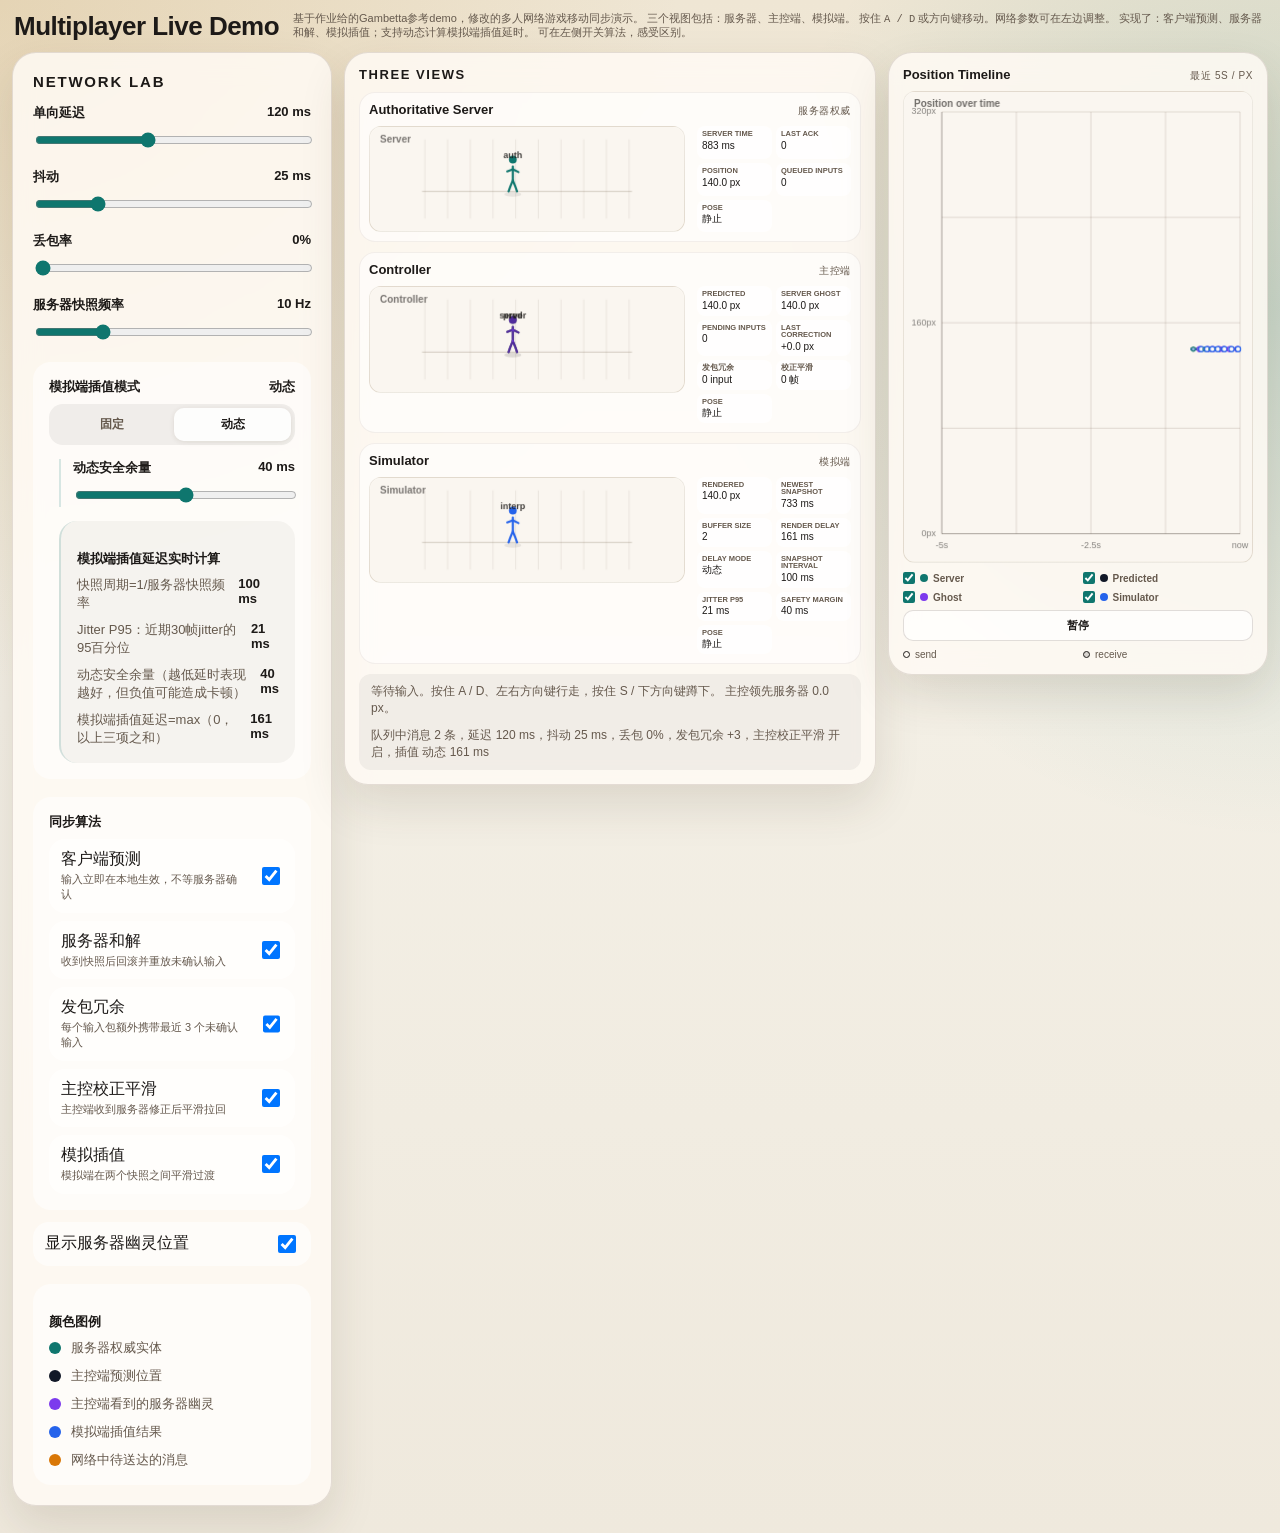
<file: index.html>
<!DOCTYPE html>
<html lang="zh-CN">

<head>
  <meta charset="UTF-8">
  <meta name="viewport" content="width=device-width, initial-scale=1.0">
  <title>Controller Prediction / Simulator Interpolation Demo</title>
  <link rel="stylesheet" href="styles.css">
</head>

<body>
  <main class="shell">
    <section class="hero">
      <h1>Multiplayer Live Demo</h1>
      <p>
        基于作业给的Gambetta参考demo，修改的多人网络游戏移动同步演示。
        三个视图包括：服务器、主控端、模拟端。
        按住 <code>A / D</code> 或方向键移动。网络参数可在左边调整。
        实现了：客户端预测、服务器和解、模拟插值；支持动态计算模拟端插值延时。
        可在左侧开关算法，感受区别。
      </p>
    </section>

    <section class="layout">
      <aside class="panel controls">
        <h2>Network Lab</h2>

        <div class="control">
          <label for="latency">
            <span>单向延迟</span>
            <span id="latencyValue">120 ms</span>
          </label>
          <input id="latency" type="range" min="0" max="300" value="120">
        </div>

        <div class="control">
          <label for="jitter">
            <span>抖动</span>
            <span id="jitterValue">25 ms</span>
          </label>
          <input id="jitter" type="range" min="0" max="120" value="25">
        </div>

        <div class="control">
          <label for="loss">
            <span>丢包率</span>
            <span id="lossValue">0%</span>
          </label>
          <input id="loss" type="range" min="0" max="35" value="0">
        </div>

        <div class="control">
          <label for="snapshotRate">
            <span>服务器快照频率</span>
            <span id="snapshotRateValue">10 Hz</span>
          </label>
          <input id="snapshotRate" type="range" min="4" max="30" value="10">
        </div>

        <div class="interpolation-panel">
          <div class="control">
            <div class="control-label">
              <span>模拟端插值模式</span>
              <span id="interpModeValue">动态</span>
            </div>
            <div class="segmented" aria-label="模拟端插值模式">
              <label>
                <input type="radio" name="interpMode" value="fixed">
                <span>固定</span>
              </label>
              <label>
                <input type="radio" name="interpMode" value="dynamic" checked>
                <span>动态</span>
              </label>
            </div>
          </div>

          <div id="interpFixedControl" class="control interpolation-child">
            <label for="interpDelay">
              <span>固定插值延迟</span>
              <span id="interpDelayValue">180 ms</span>
            </label>
            <input id="interpDelay" type="range" min="60" max="360" value="180">
          </div>

          <div id="interpDynamicControl" class="control interpolation-child">
            <label for="interpSafetyMargin">
              <span>动态安全余量</span>
              <span id="interpSafetyMarginValue">40 ms</span>
            </label>
            <input id="interpSafetyMargin" type="range" min="-120" max="200" value="40">
          </div>

          <div id="interpDynamicTelemetry" class="telemetry interpolation-child">
            <h3>模拟端插值延迟实时计算</h3>
            <dl>
              <div>
                <dt>快照周期=1/服务器快照频率</dt>
                <dd id="snapshotIntervalMetric">100 ms</dd>
              </div>
              <div>
                <dt>Jitter P95：近期30帧jitter的95百分位</dt>
                <dd id="jitterP95Metric">0 ms</dd>
              </div>
              <div>
                <dt>动态安全余量（越低延时表现越好，但负值可能造成卡顿）</dt>
                <dd id="safetyMarginMetric">40 ms</dd>
              </div>
              <div>
                <dt>模拟端插值延迟=max（0，以上三项之和）</dt>
                <dd id="effectiveInterpDelayMetric">180 ms</dd>
              </div>
            </dl>
          </div>
        </div>

        <div class="toggle-group">
          <h3>同步算法</h3>

          <label class="toggle" for="enablePrediction">
            <div class="toggle-info">
              <span>客户端预测</span>
              <span class="toggle-desc">输入立即在本地生效，不等服务器确认</span>
            </div>
            <input id="enablePrediction" type="checkbox" checked>
          </label>

          <label class="toggle" for="enableReconciliation">
            <div class="toggle-info">
              <span>服务器和解</span>
              <span class="toggle-desc">收到快照后回滚并重放未确认输入</span>
            </div>
            <input id="enableReconciliation" type="checkbox" checked>
          </label>

          <label class="toggle" for="enableInputRedundancy">
            <div class="toggle-info">
              <span>发包冗余</span>
              <span class="toggle-desc">每个输入包额外携带最近 3 个未确认输入</span>
            </div>
            <input id="enableInputRedundancy" type="checkbox" checked>
          </label>

          <label class="toggle" for="enableCorrectionSmoothing">
            <div class="toggle-info">
              <span>主控校正平滑</span>
              <span class="toggle-desc">主控端收到服务器修正后平滑拉回</span>
            </div>
            <input id="enableCorrectionSmoothing" type="checkbox" checked>
          </label>

          <label class="toggle" for="enableInterpolation">
            <div class="toggle-info">
              <span>模拟插值</span>
              <span class="toggle-desc">模拟端在两个快照之间平滑过渡</span>
            </div>
            <input id="enableInterpolation" type="checkbox" checked>
          </label>
        </div>

        <label class="toggle">
          <span>显示服务器幽灵位置</span>
          <input id="showGhost" type="checkbox" checked>
        </label>

        <div class="legend">
          <h3>颜色图例</h3>
          <ul>
            <li><span class="swatch swatch-server"></span>服务器权威实体</li>
            <li><span class="swatch swatch-controller"></span>主控端预测位置</li>
            <li><span class="swatch swatch-ghost"></span>主控端看到的服务器幽灵</li>
            <li><span class="swatch swatch-simulator"></span>模拟端插值结果</li>
            <li><span class="swatch swatch-network"></span>网络中待送达的消息</li>
          </ul>
        </div>

      </aside>

      <section class="panel stage">
        <h2>Three Views</h2>
        <div class="view-grid">
          <article class="view">
            <div class="view-title">
              <strong>Authoritative Server</strong>
              <span>服务器权威</span>
            </div>
            <canvas id="serverCanvas" width="360" height="270"></canvas>
            <div class="stats">
              <div class="stat"><strong>Server Time</strong><span id="serverTimeStat">0 ms</span></div>
              <div class="stat"><strong>Last ACK</strong><span id="serverAckStat">0</span></div>
              <div class="stat"><strong>Position</strong><span id="serverPositionStat">140.0 px</span></div>
              <div class="stat"><strong>Queued Inputs</strong><span id="serverQueueStat">0</span></div>
              <div class="stat"><strong>Pose</strong><span id="serverPoseStat">静止</span></div>
            </div>
          </article>

          <article class="view">
            <div class="view-title">
              <strong>Controller</strong>
              <span>主控端</span>
            </div>
            <canvas id="controllerCanvas" width="360" height="270"></canvas>
            <div class="stats">
              <div class="stat"><strong>Predicted</strong><span id="controllerPredictedStat">140.0 px</span></div>
              <div class="stat"><strong>Server Ghost</strong><span id="controllerGhostStat">140.0 px</span></div>
              <div class="stat"><strong>Pending Inputs</strong><span id="controllerPendingStat">0</span></div>
              <div class="stat"><strong>Last Correction</strong><span id="controllerCorrectionStat">0.0 px</span></div>
              <div class="stat"><strong>发包冗余</strong><span id="controllerInputPacketStat">1 input</span></div>
              <div class="stat"><strong>校正平滑</strong><span id="controllerSmoothingStat">0 帧</span></div>
              <div class="stat"><strong>Pose</strong><span id="controllerPoseStat">静止</span></div>
            </div>
          </article>

          <article class="view">
            <div class="view-title">
              <strong>Simulator</strong>
              <span>模拟端</span>
            </div>
            <canvas id="simCanvas" width="360" height="270"></canvas>
            <div class="stats">
              <div class="stat"><strong>Rendered</strong><span id="simRenderedStat">140.0 px</span></div>
              <div class="stat"><strong>Newest Snapshot</strong><span id="simSnapshotStat">0 ms</span></div>
              <div class="stat"><strong>Buffer Size</strong><span id="simBufferStat">0</span></div>
              <div class="stat"><strong>Render Delay</strong><span id="simDelayStat">180 ms</span></div>
              <div class="stat"><strong>Delay Mode</strong><span id="simDelayModeStat">固定</span></div>
              <div class="stat"><strong>Snapshot Interval</strong><span id="simSnapshotIntervalStat">100 ms</span></div>
              <div class="stat"><strong>Jitter P95</strong><span id="simJitterP95Stat">0 ms</span></div>
              <div class="stat"><strong>Safety Margin</strong><span id="simSafetyMarginStat">40 ms</span></div>
              <div class="stat"><strong>Pose</strong><span id="simPoseStat">静止</span></div>
            </div>
          </article>
        </div>

        <div class="footer-bar">
          <span id="statusLine">等待输入。按住 A / D、左右方向键行走，按住 S / 下方向键蹲下。</span>
          <span id="networkLine">队列中消息 0 条</span>
        </div>
      </section>

      <aside id="timelinePanel" class="panel timeline-panel">
        <div class="view-title">
          <strong>Position Timeline</strong>
          <span>最近 5s / px</span>
        </div>
        <canvas id="timelineCanvas" class="timeline-canvas" width="320" height="440"></canvas>
        <div id="timelineTooltip" class="timeline-tooltip" hidden></div>
        <div class="chart-controls">
          <label><input id="chartShowServer" type="checkbox" checked><i class="swatch swatch-server"></i>Server</label>
          <label><input id="chartShowPredicted" type="checkbox" checked><i class="swatch swatch-controller"></i>Predicted</label>
          <label><input id="chartShowGhost" type="checkbox" checked><i class="swatch swatch-ghost"></i>Ghost</label>
          <label><input id="chartShowSimulator" type="checkbox" checked><i class="swatch swatch-simulator"></i>Simulator</label>
          <button id="timelinePauseButton" type="button">暂停</button>
        </div>
        <div class="chart-legend">
          <span><i class="event-ring"></i>send</span>
          <span><i class="event-ring event-ring-filled"></i>receive</span>
        </div>
      </aside>
    </section>
  </main>

  <script type="module" src="ui.js"></script>
</body>

</html>
</file>
<file: styles.css>
:root {
  color-scheme: light;
  --bg: #f3efe5;
  --panel: rgba(255, 251, 245, 0.84);
  --panel-border: rgba(70, 54, 38, 0.14);
  --ink: #1d1a18;
  --muted: #65594d;
  --accent: #0f766e;
  --accent-soft: rgba(15, 118, 110, 0.12);
  --ghost: #7c3aed;
  --sim: #2563eb;
  --shadow: 0 20px 45px rgba(73, 55, 32, 0.13);
}

* {
  box-sizing: border-box;
}

[hidden] {
  display: none !important;
}

body {
  margin: 0;
  min-height: 100vh;
  font-family: "Avenir Next", "Segoe UI", sans-serif;
  color: var(--ink);
  background:
    radial-gradient(circle at top left, rgba(210, 179, 123, 0.35), transparent 34%),
    radial-gradient(circle at right 20%, rgba(15, 118, 110, 0.18), transparent 30%),
    linear-gradient(180deg, #efe6d4 0%, var(--bg) 46%, #efe9dd 100%);
}

.shell {
  width: min(1440px, calc(100vw - 24px));
  margin: 12px auto 28px;
}

.hero {
  display: grid;
  grid-template-columns: max-content minmax(0, 1fr);
  align-items: center;
  gap: 8px 14px;
  padding: 0 2px;
}

h1 {
  margin: 0;
  font-size: clamp(20px, 2.2vw, 26px);
  line-height: 1;
  letter-spacing: -0.02em;
  max-width: none;
  white-space: nowrap;
}

.hero p {
  margin: 0;
  max-width: none;
  color: var(--muted);
  line-height: 1.25;
  font-size: 11px;
}

.layout {
  display: grid;
  grid-template-columns: 320px minmax(0, 1fr) 380px;
  align-items: start;
  gap: 12px;
  margin-top: 12px;
}

.panel {
  border: 1px solid var(--panel-border);
  border-radius: 24px;
  background: var(--panel);
  box-shadow: var(--shadow);
  backdrop-filter: blur(14px);
}

.controls {
  padding: 20px;
}

.controls h2,
.stage h2 {
  margin: 0 0 14px;
  font-size: 15px;
  text-transform: uppercase;
  letter-spacing: 0.12em;
}

.stage h2 {
  margin-bottom: 10px;
  font-size: 13px;
}

.control {
  margin-bottom: 16px;
}

.interpolation-panel {
  margin: 18px 0;
  padding: 16px;
  border-radius: 18px;
  background: rgba(255, 255, 255, 0.52);
}

.interpolation-panel .control {
  margin-bottom: 14px;
}

.interpolation-panel .control:last-child {
  margin-bottom: 0;
}

.interpolation-child {
  margin-left: 10px;
  padding-left: 12px;
  border-left: 2px solid rgba(15, 118, 110, 0.16);
}

.negative-value {
  color: #dc2626 !important;
}

.control label,
.control-label,
.legend h3,
.telemetry h3 {
  display: flex;
  justify-content: space-between;
  gap: 12px;
  font-size: 13px;
  font-weight: 700;
  margin-bottom: 8px;
}

.control.disabled {
  opacity: 0.48;
}

.control.disabled input {
  pointer-events: none;
}

input[type="range"] {
  width: 100%;
  accent-color: var(--accent);
}

.segmented {
  display: grid;
  grid-template-columns: repeat(2, minmax(0, 1fr));
  gap: 4px;
  padding: 4px;
  border-radius: 14px;
  background: rgba(28, 25, 23, 0.06);
}

.segmented label {
  margin: 0;
  display: block;
  min-width: 0;
  font-size: 12px;
  font-weight: 700;
  text-align: center;
}

.segmented input {
  position: absolute;
  opacity: 0;
  pointer-events: none;
}

.segmented span {
  display: block;
  padding: 8px 10px;
  border-radius: 10px;
  color: var(--muted);
}

.segmented input:checked + span {
  background: rgba(255, 255, 255, 0.88);
  color: var(--ink);
  box-shadow: 0 1px 5px rgba(73, 55, 32, 0.12);
}

.toggle {
  display: flex;
  align-items: center;
  justify-content: space-between;
  gap: 12px;
  margin-top: 12px;
  padding: 10px 12px;
  border-radius: 16px;
  background: rgba(255, 255, 255, 0.55);
}

.toggle input {
  width: 18px;
  height: 18px;
}

.toggle-group {
  margin-top: 18px;
  padding: 16px;
  border-radius: 18px;
  background: rgba(255, 255, 255, 0.52);
}

.toggle-group h3 {
  display: flex;
  justify-content: space-between;
  gap: 12px;
  font-size: 13px;
  font-weight: 700;
  margin: 0 0 8px;
}

.toggle-group .toggle {
  margin-top: 8px;
}

.toggle-info {
  display: flex;
  flex-direction: column;
  gap: 2px;
}

.toggle-desc {
  font-size: 11px;
  color: var(--muted);
  font-weight: 400;
  line-height: 1.4;
}

.toggle.disabled {
  opacity: 0.4;
  pointer-events: none;
}

.legend,
.telemetry {
  margin-top: 18px;
  padding: 16px;
  border-radius: 18px;
  background: rgba(255, 255, 255, 0.52);
}

.interpolation-panel .telemetry {
  margin-top: 4px;
  background: rgba(28, 25, 23, 0.04);
}

.legend ul {
  list-style: none;
  margin: 0;
  padding: 0;
  display: grid;
  gap: 10px;
}

.telemetry dl {
  display: grid;
  gap: 9px;
  margin: 0;
}

.telemetry dl div {
  display: flex;
  justify-content: space-between;
  gap: 12px;
  color: var(--muted);
  font-size: 13px;
}

.telemetry dt,
.telemetry dd {
  margin: 0;
}

.telemetry dd {
  color: var(--ink);
  font-weight: 700;
}

.legend li {
  display: flex;
  align-items: center;
  gap: 10px;
  font-size: 13px;
  color: var(--muted);
}

.swatch {
  width: 12px;
  height: 12px;
  border-radius: 999px;
  flex: none;
}

.swatch-server {
  background: #0f766e;
}

.swatch-controller {
  background: #111827;
}

.swatch-ghost {
  background: #7c3aed;
}

.swatch-simulator {
  background: #2563eb;
}

.swatch-network {
  background: #d97706;
}

.stage {
  padding: 14px;
}

.view-grid {
  display: grid;
  grid-template-columns: 1fr;
  gap: 10px;
}

.view {
  display: grid;
  grid-template-columns: minmax(0, 1.55fr) minmax(154px, 0.55fr);
  gap: 8px 12px;
  align-items: start;
  padding: 9px;
  border-radius: 16px;
  background: rgba(255, 255, 255, 0.58);
  border: 1px solid rgba(98, 73, 49, 0.08);
  min-width: 0;
}

.timeline-panel {
  position: relative;
  padding: 14px;
}

.view-title {
  grid-column: 1 / -1;
  display: flex;
  justify-content: space-between;
  gap: 12px;
  align-items: baseline;
  margin-bottom: 0;
}

.view-title strong {
  font-size: 13px;
}

.view-title span {
  color: var(--muted);
  font-size: 10px;
  text-transform: uppercase;
  letter-spacing: 0.06em;
}

canvas {
  width: 100%;
  aspect-ratio: 16 / 5.4;
  display: block;
  border-radius: 12px;
  border: 1px solid rgba(92, 71, 51, 0.11);
  background:
    linear-gradient(180deg, rgba(255, 252, 247, 0.92), rgba(241, 234, 223, 0.92));
}

.timeline-canvas {
  margin-top: 8px;
  aspect-ratio: 4 / 5.4;
}

.timeline-tooltip {
  position: absolute;
  z-index: 4;
  min-width: 112px;
  max-width: 180px;
  padding: 7px 8px;
  border: 1px solid rgba(70, 54, 38, 0.18);
  border-radius: 10px;
  background: rgba(255, 251, 245, 0.96);
  box-shadow: 0 10px 24px rgba(73, 55, 32, 0.16);
  color: var(--ink);
  font-size: 10px;
  line-height: 1.45;
  white-space: pre-line;
  pointer-events: none;
}

.chart-controls {
  display: grid;
  grid-template-columns: repeat(2, minmax(0, 1fr));
  gap: 7px 9px;
  align-items: center;
  margin-top: 9px;
}

.chart-controls label {
  display: inline-flex;
  align-items: center;
  gap: 5px;
  min-width: 0;
  color: var(--muted);
  font-size: 10px;
  font-weight: 700;
}

.chart-controls input {
  width: 12px;
  height: 12px;
  margin: 0;
  accent-color: var(--accent);
}

.chart-controls .swatch {
  width: 8px;
  height: 8px;
}

.chart-controls button {
  grid-column: 1 / -1;
  width: 100%;
  border: 1px solid rgba(70, 54, 38, 0.16);
  border-radius: 10px;
  background: rgba(255, 255, 255, 0.72);
  color: var(--ink);
  font: inherit;
  font-size: 11px;
  font-weight: 700;
  padding: 7px 10px;
  cursor: pointer;
}

.chart-legend {
  display: grid;
  grid-template-columns: repeat(2, minmax(0, 1fr));
  gap: 7px 10px;
  align-items: center;
  margin-top: 8px;
  color: var(--muted);
  font-size: 10px;
}

.chart-legend span {
  display: inline-flex;
  align-items: center;
  gap: 5px;
}

.chart-legend .swatch {
  display: inline-block;
  width: 8px;
  height: 8px;
}

.event-ring {
  width: 7px;
  height: 7px;
  border: 1.3px solid var(--ink);
  border-radius: 999px;
  display: inline-block;
  background: transparent;
}

.event-ring-filled {
  background: rgba(29, 26, 24, 0.16);
}

.stats {
  margin-top: 0;
  display: grid;
  grid-template-columns: repeat(2, minmax(0, 1fr));
  gap: 4px;
  align-self: stretch;
}

.stat {
  padding: 4px 5px;
  border-radius: 8px;
  background: rgba(255, 255, 255, 0.72);
  font-size: 10px;
  line-height: 1.12;
  min-width: 0;
}

.stat strong {
  display: block;
  color: var(--muted);
  font-size: 7.5px;
  line-height: 1.05;
  text-transform: uppercase;
  letter-spacing: 0;
  margin-bottom: 2px;
  overflow-wrap: anywhere;
}

.stat span {
  overflow-wrap: anywhere;
}

.footer-bar {
  margin-top: 10px;
  padding: 9px 12px;
  border-radius: 12px;
  background: rgba(28, 25, 23, 0.05);
  color: var(--muted);
  font-size: 12px;
  display: flex;
  justify-content: space-between;
  gap: 10px;
  flex-wrap: wrap;
}

code {
  font-family: "SFMono-Regular", "Cascadia Code", monospace;
  font-size: 0.95em;
}

@media (max-width: 1024px) {
  .layout {
    grid-template-columns: 1fr;
  }

  .view {
    grid-template-columns: 1fr;
  }
}

@media (max-width: 760px) {
  .hero {
    grid-template-columns: 1fr;
  }
}
</file>
